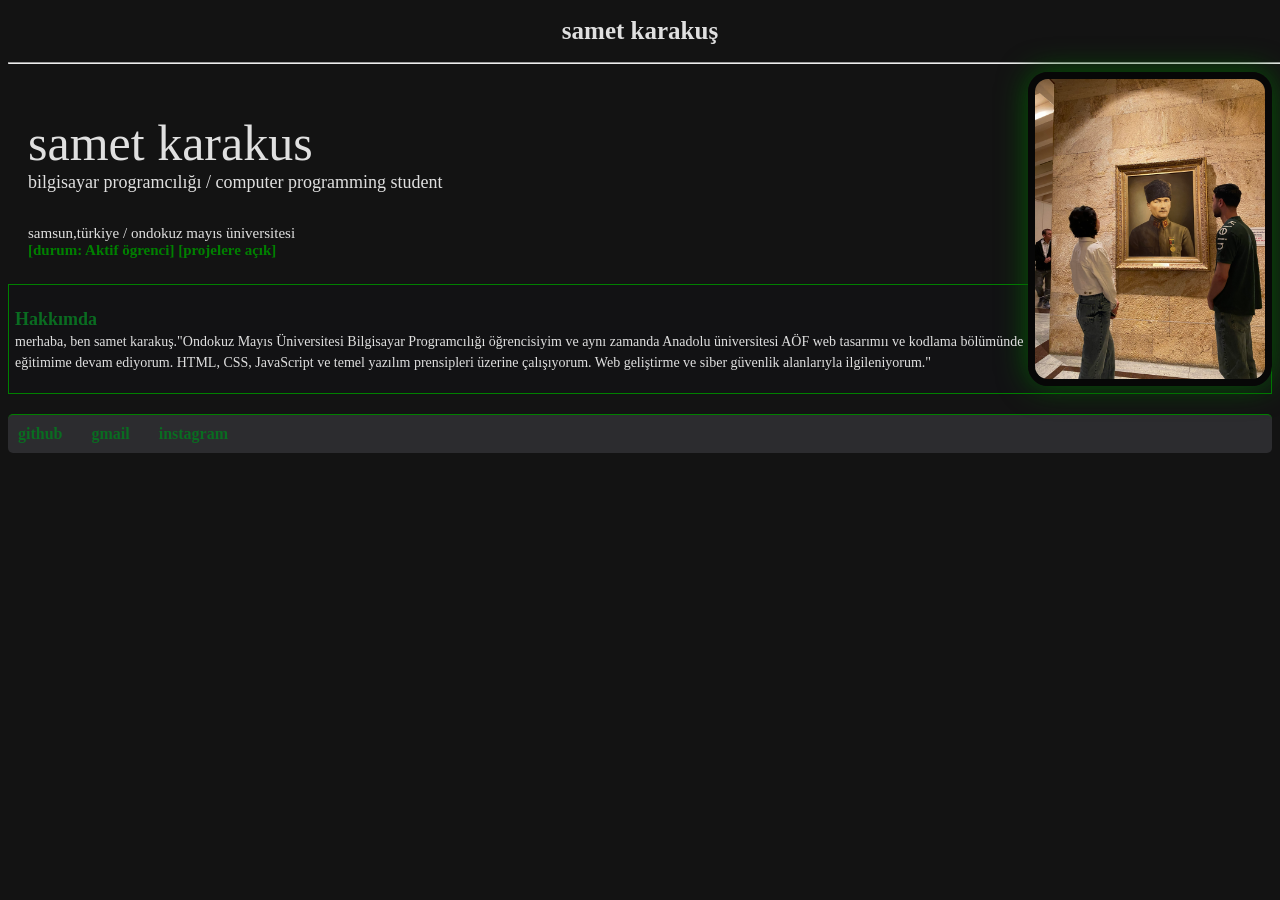
<file: index.html>
<!DOCTYPE html>
<html>

<head>
	<meta name="viewport" content="width=device-width, initial-scale=1.0">
	<title>SAMETK</title>
	<style>
		body {
			background-color: #131313;
			color: #e0e0e0;
		}

		img {
			border: 7px solid rgb(7, 7, 7);
			float: right;
			border-radius: 20px;
			box-shadow: 0px 0px 30px #045704;
			transition: all 0.3s ease
		}

		.s {
			font-size: 50px;
			text-align: left;
			padding-left: 20px;
			margin-bottom: -18px;
		}

		.d {
			font-size: 18px;
			text-align: left;
			padding-left: 20px;
			margin-bottom: 32px;
		}

		h1 {
			font-size: 25px;
			text-align: center;
		}

		.kutu {
			background-color: rgb(130, 135, 130);
			padding: 15px;
		}

		.f {
			font-size: 15px;
			padding-left: 20px;
			margin-bottom: 0px;
		}

		.status,
		.projects {
			color: #008000;
			font-weight: bold;
		}

		.kutu {
			background-color: #121214;
			padding: 6px;
			margin-top: 25px;
			border: 1px solid #008000;
		}

		.hakkımda {
			font-size: 18px;
			font-weight: bold;
			margin-bottom: -8px;
			color: #0a6c21;
		}

		.metin {
			font-size: 14px;
			margin-top: 9px;
			line-height: 1.5;
		}

		.iletişim {
			margin-top: 20px;
			border-top: 1px solid #008000;
			border-radius: 5px;
			background-color: #2c2c2f;
			padding: 10px;
		}

		.iletişim a {
			color: #0a6c21;
			text-decoration: none;
			margin-right: 25px;
			font-weight: bold;
		}

		.iletişim a:hover {
			text-decoration: underline;
		}

		img:hover {
			transform: scale(1.1);
		}
	</style>

</head>

<body>
	<h1>samet karakuş</h1>
	<hr width="2000" align="center">
	<img src="resim.jpg" alt="resim" width="230" height="300">

	<p class="s">samet karakus</p>
	<p class="d">bilgisayar programcılığı / computer programming student</p>
	<p class="f">samsun,türkiye / ondokuz mayıs üniversitesi &nbsp;&nbsp;<br>
		<span class="status">[durum: Aktif ögrenci]</span>
		<span class="projects">[projelere açık]</span>
	<div class="kutu">
		<p class="hakkımda">Hakkımda</p>
		<p class="metin">merhaba, ben samet karakuş."Ondokuz Mayıs Üniversitesi Bilgisayar Programcılığı öğrencisiyim ve aynı zamanda Anadolu üniversitesi AÖF web tasarımıı ve kodlama bölümünde eğitimime devam ediyorum.	
			HTML, CSS, JavaScript ve temel yazılım prensipleri üzerine çalışıyorum. Web geliştirme ve siber güvenlik
			alanlarıyla ilgileniyorum."</p>
	</div>
	<div class="iletişim">
		<a href="https://github.com/sametkrakus" target="_blank">github</a>
		<a href="mailto:karakussamet582@gmail.com" target="_blank">gmail</a>
		<a href="https://instagram.com/sametkrakus0" target="_blank">instagram</a>
	</div>
</body>

</html>
</file>
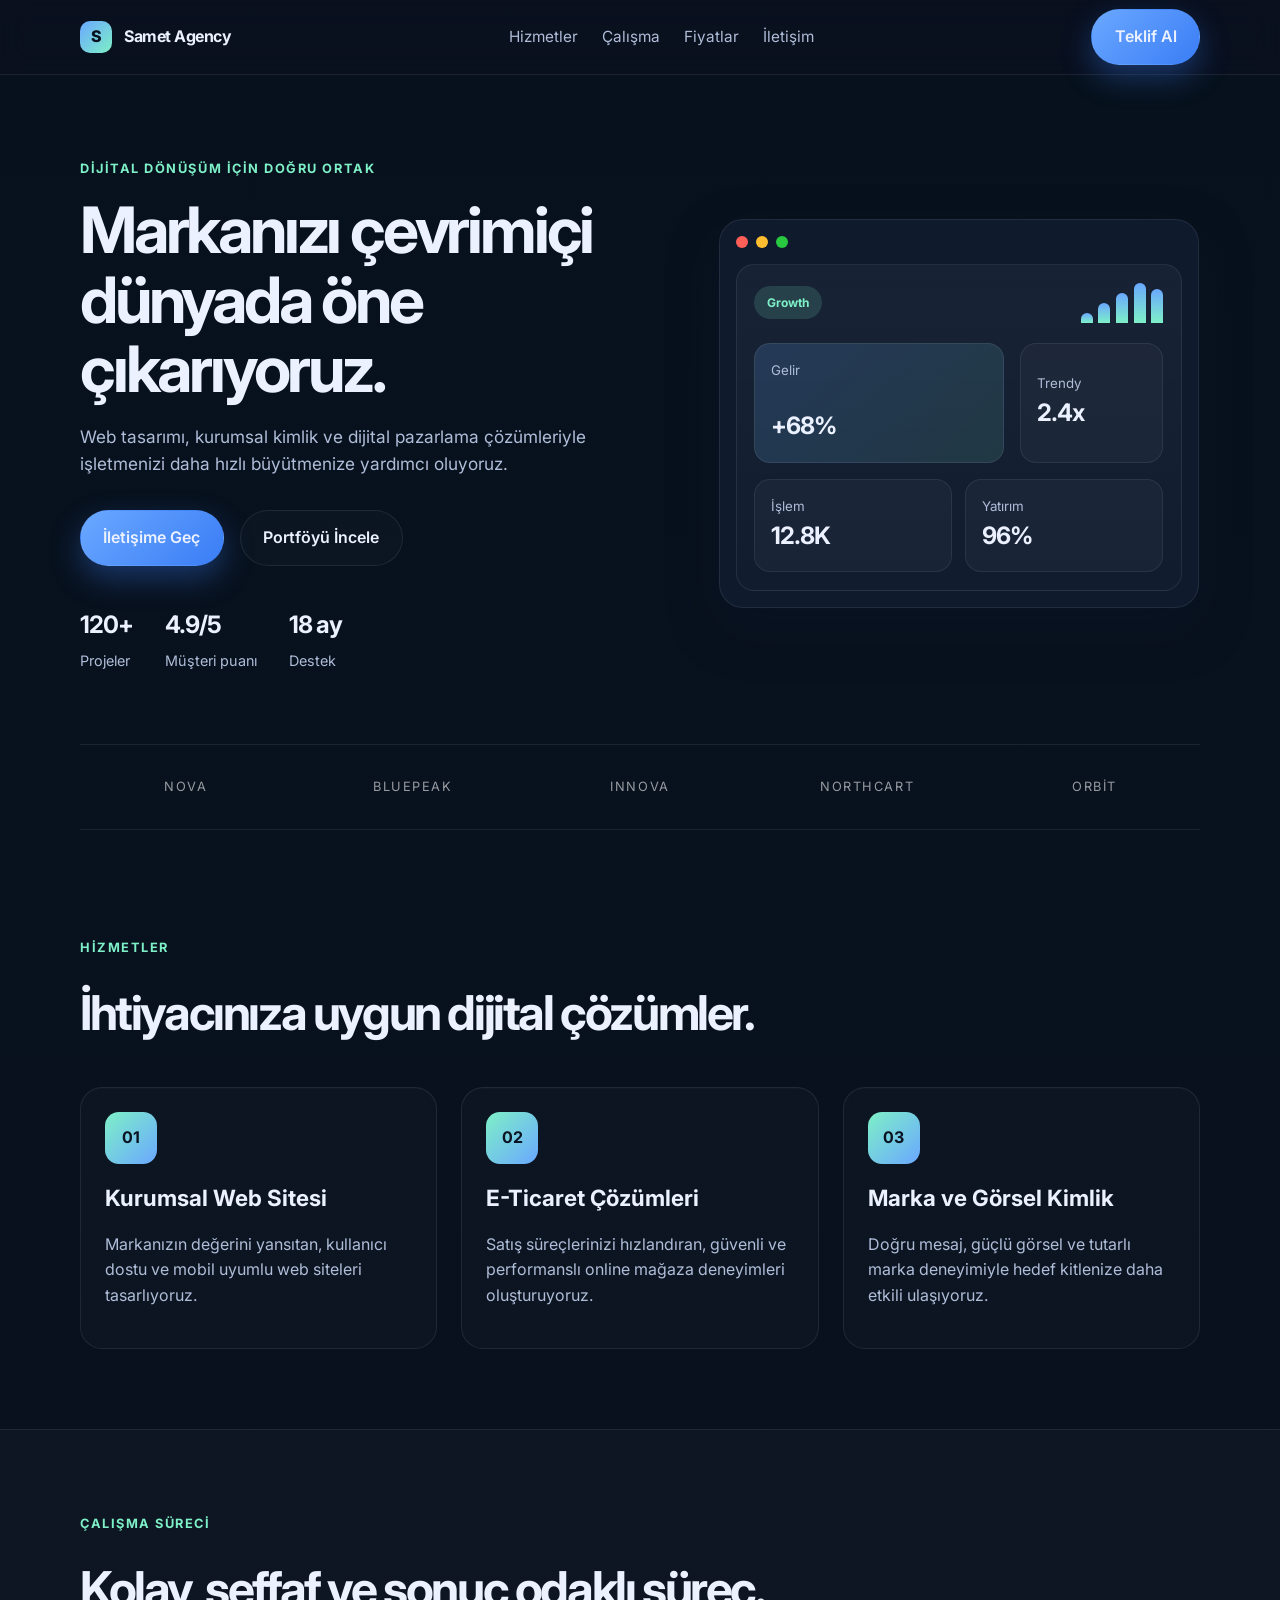
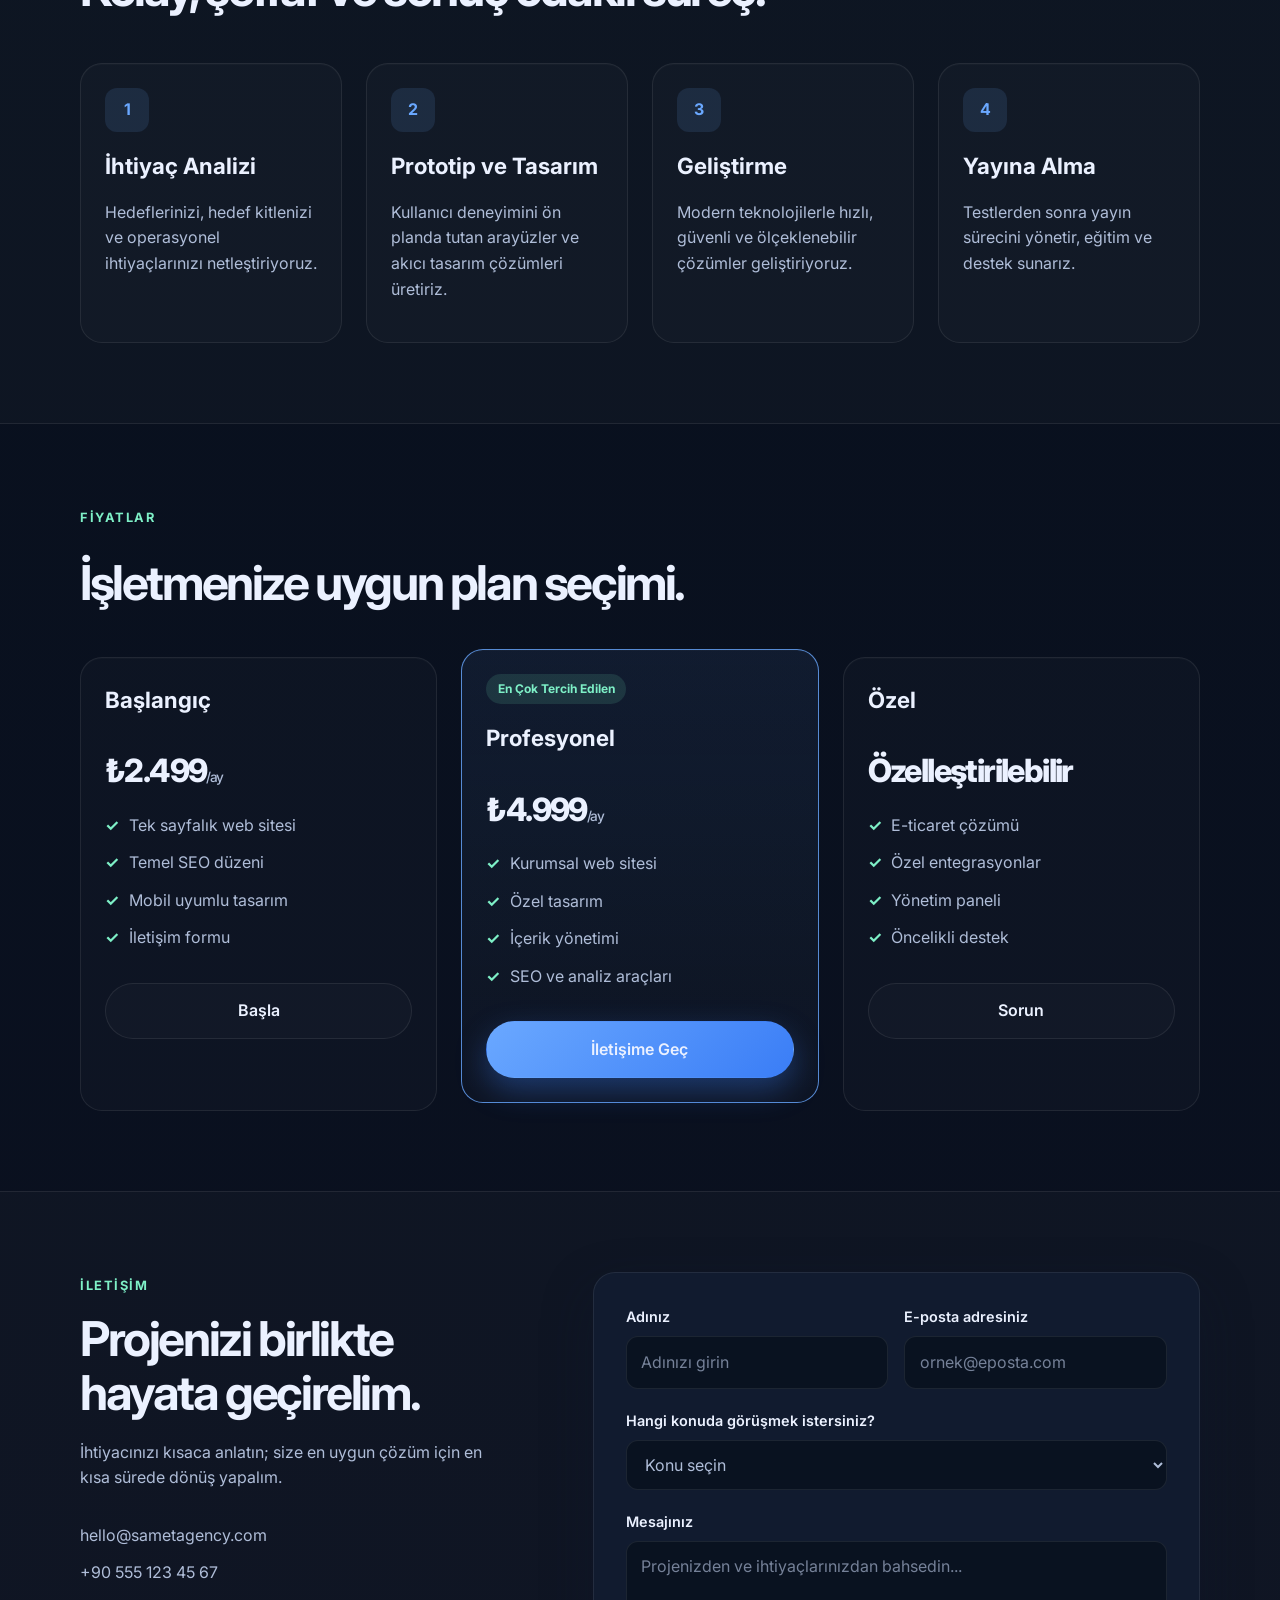
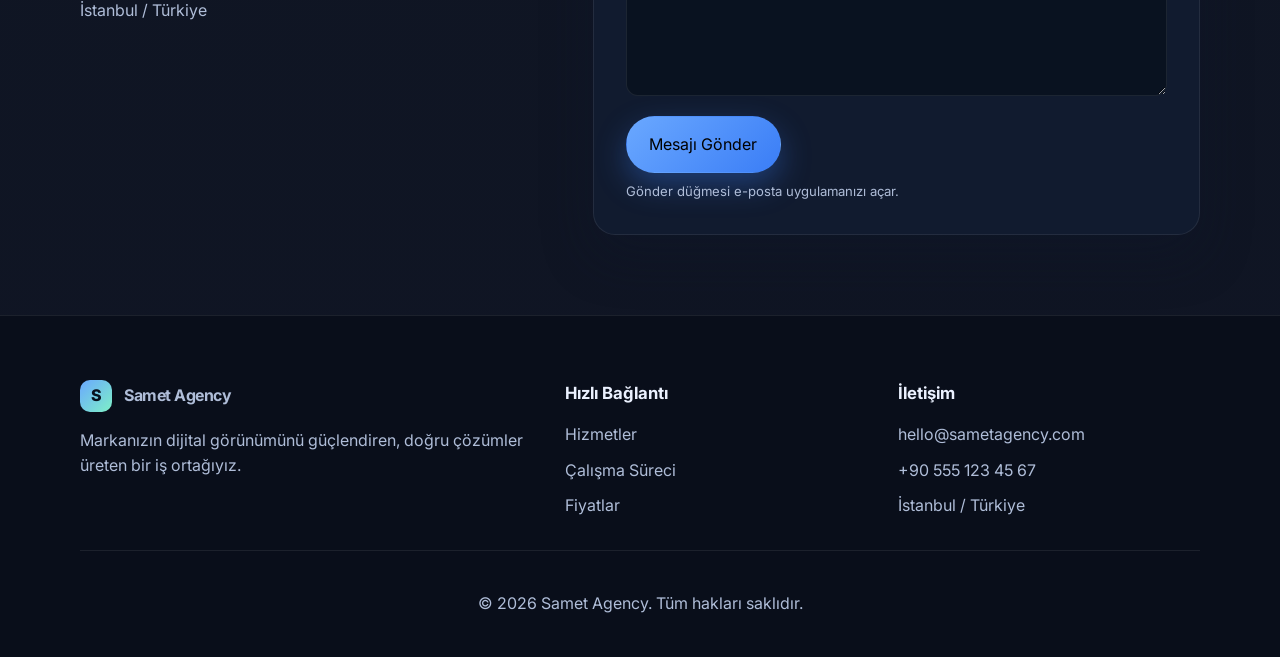
<file: web/index.html>
<!DOCTYPE html>
<html lang="tr">
  <head>
    <meta charset="UTF-8" />
    <meta name="viewport" content="width=device-width, initial-scale=1.0" />
    <meta
      name="description"
      content="Modern ve etkili dijital çözümler sunan Samet Agency web sitesi."
    />
    <title>Samet Agency | Dijital Çözüm Ortakları</title>
    <link rel="preconnect" href="https://fonts.googleapis.com" />
    <link rel="preconnect" href="https://fonts.gstatic.com" crossorigin />
    <link
      href="https://fonts.googleapis.com/css2?family=Inter:wght@400;500;600;700;800&display=swap"
      rel="stylesheet"
    />
    <link rel="stylesheet" href="style.css" />
    <link rel="stylesheet" href="iletisim.css" />
  </head>
  <body>
    <header class="site-header">
      <div class="container nav-wrap">
        <a href="#anasayfa" class="brand" aria-label="Samet Agency ana sayfa">
          <span class="brand-mark">S</span>
          <span>Samet Agency</span>
        </a>

        <nav class="main-nav" aria-label="Ana menü">
          <a href="#hizmetler">Hizmetler</a>
          <a href="#calisma">Çalışma</a>
          <a href="#fiyatlar">Fiyatlar</a>
          <a href="#iletisim">İletişim</a>
        </nav>

        <a href="#iletisim" class="button button-primary">Teklif Al</a>
      </div>
    </header>

    <main id="anasayfa">
      <section class="hero">
        <div class="container hero-grid">
          <div class="hero-copy">
            <span class="eyebrow">Dijital dönüşüm için doğru ortak</span>
            <h1>Markanızı çevrimiçi dünyada öne çıkarıyoruz.</h1>
            <p>
              Web tasarımı, kurumsal kimlik ve dijital pazarlama çözümleriyle
              işletmenizi daha hızlı büyütmenize yardımcı oluyoruz.
            </p>
            <div class="hero-actions">
              <a href="#iletisim" class="button button-primary">İletişime Geç</a>
              <a href="#calisma" class="button button-secondary">Portföyü İncele</a>
            </div>
            <ul class="hero-metrics" aria-label="Başarı ölçümleri">
              <li><strong>120+</strong><span>Projeler</span></li>
              <li><strong>4.9/5</strong><span>Müşteri puanı</span></li>
              <li><strong>18 ay</strong><span>Destek</span></li>
            </ul>
          </div>

          <div class="hero-visual" aria-label="Web tasarım sekmesi görseli">
            <div class="device-window">
              <div class="window-bar">
                <span></span><span></span><span></span>
              </div>
              <div class="window-body">
                <div class="window-header-row">
                  <div class="badge">Growth</div>
                  <div class="mini-chart">
                    <span></span><span></span><span></span><span></span><span></span>
                  </div>
                </div>
                <div class="chart-panel">
                  <div class="chart-card large">
                    <small>Gelir</small>
                    <strong>+68%</strong>
                  </div>
                  <div class="chart-card small">
                    <small>Trendy</small>
                    <strong>2.4x</strong>
                  </div>
                </div>
                <div class="stats-row">
                  <div>
                    <small>İşlem</small>
                    <strong>12.8K</strong>
                  </div>
                  <div>
                    <small>Yatırım</small>
                    <strong>96%</strong>
                  </div>
                </div>
              </div>
            </div>
          </div>
        </div>
      </section>

      <section class="partners">
        <div class="container partners-row" aria-label="İş birlikleri">
          <span>Nova</span>
          <span>BluePeak</span>
          <span>Innova</span>
          <span>NorthCart</span>
          <span>Orbit</span>
        </div>
      </section>

      <section id="hizmetler" class="section">
        <div class="container">
          <div class="section-heading">
            <span class="eyebrow">Hizmetler</span>
            <h2>İhtiyacınıza uygun dijital çözümler.</h2>
          </div>

          <div class="card-grid three-col">
            <article class="info-card">
              <div class="icon-box">01</div>
              <h3>Kurumsal Web Sitesi</h3>
              <p>
                Markanızın değerini yansıtan, kullanıcı dostu ve mobil uyumlu
                web siteleri tasarlıyoruz.
              </p>
            </article>

            <article class="info-card">
              <div class="icon-box">02</div>
              <h3>E-Ticaret Çözümleri</h3>
              <p>
                Satış süreçlerinizi hızlandıran, güvenli ve performanslı online
                mağaza deneyimleri oluşturuyoruz.
              </p>
            </article>

            <article class="info-card">
              <div class="icon-box">03</div>
              <h3>Marka ve Görsel Kimlik</h3>
              <p>
                Doğru mesaj, güçlü görsel ve tutarlı marka deneyimiyle hedef
                kitlenize daha etkili ulaşıyoruz.
              </p>
            </article>
          </div>
        </div>
      </section>

      <section id="calisma" class="section alt-bg">
        <div class="container">
          <div class="section-heading">
            <span class="eyebrow">Çalışma Süreci</span>
            <h2>Kolay, şeffaf ve sonuç odaklı süreç.</h2>
          </div>

          <div class="process-grid">
            <div class="process-item">
              <span>1</span>
              <h3>İhtiyaç Analizi</h3>
              <p>Hedeflerinizi, hedef kitlenizi ve operasyonel ihtiyaçlarınızı netleştiriyoruz.</p>
            </div>
            <div class="process-item">
              <span>2</span>
              <h3>Prototip ve Tasarım</h3>
              <p>Kullanıcı deneyimini ön planda tutan arayüzler ve akıcı tasarım çözümleri üretiriz.</p>
            </div>
            <div class="process-item">
              <span>3</span>
              <h3>Geliştirme</h3>
              <p>Modern teknolojilerle hızlı, güvenli ve ölçeklenebilir çözümler geliştiriyoruz.</p>
            </div>
            <div class="process-item">
              <span>4</span>
              <h3>Yayına Alma</h3>
              <p>Testlerden sonra yayın sürecini yönetir, eğitim ve destek sunarız.</p>
            </div>
          </div>
        </div>
      </section>

      <section id="fiyatlar" class="section">
        <div class="container">
          <div class="section-heading">
            <span class="eyebrow">Fiyatlar</span>
            <h2>İşletmenize uygun plan seçimi.</h2>
          </div>

          <div class="pricing-grid">
            <article class="price-card">
              <h3>Başlangıç</h3>
              <div class="price">₺2.499<span>/ay</span></div>
              <ul>
                <li>Tek sayfalık web sitesi</li>
                <li>Temel SEO düzeni</li>
                <li>Mobil uyumlu tasarım</li>
                <li>İletişim formu</li>
              </ul>
              <a href="#iletisim" class="button button-secondary">Başla</a>
            </article>

            <article class="price-card featured">
              <div class="popular">En Çok Tercih Edilen</div>
              <h3>Profesyonel</h3>
              <div class="price">₺4.999<span>/ay</span></div>
              <ul>
                <li>Kurumsal web sitesi</li>
                <li>Özel tasarım</li>
                <li>İçerik yönetimi</li>
                <li>SEO ve analiz araçları</li>
              </ul>
              <a href="#iletisim" class="button button-primary">İletişime Geç</a>
            </article>

            <article class="price-card">
              <h3>Özel</h3>
              <div class="price">Özelleştirilebilir</div>
              <ul>
                <li>E-ticaret çözümü</li>
                <li>Özel entegrasyonlar</li>
                <li>Yönetim paneli</li>
                <li>Öncelikli destek</li>
              </ul>
              <a href="#iletisim" class="button button-secondary">Sorun</a>
            </article>
          </div>
        </div>
      </section>

      <section id="iletisim" class="contact-section">
        <div class="container contact-layout">
          <div class="contact-copy">
            <span class="eyebrow">İletişim</span>
            <h2>Projenizi birlikte hayata geçirelim.</h2>
            <p>
              İhtiyacınızı kısaca anlatın; size en uygun çözüm için en kısa
              sürede dönüş yapalım.
            </p>
            <div class="contact-details">
              <a href="mailto:hello@sametagency.com">hello@sametagency.com</a>
              <a href="tel:+905551234567">+90 555 123 45 67</a>
              <span>İstanbul / Türkiye</span>
            </div>
          </div>

          <form
            class="contact-form"
            action="mailto:hello@sametagency.com"
            method="post"
            enctype="text/plain"
          >
            <div class="form-row">
              <div class="form-field">
                <label for="contact-name">Adınız</label>
                <input
                  id="contact-name"
                  name="Ad"
                  type="text"
                  autocomplete="name"
                  placeholder="Adınızı girin"
                  required
                />
              </div>
              <div class="form-field">
                <label for="contact-email">E-posta adresiniz</label>
                <input
                  id="contact-email"
                  name="E-posta"
                  type="email"
                  autocomplete="email"
                  placeholder="ornek@eposta.com"
                  required
                />
              </div>
            </div>

            <div class="form-field">
              <label for="contact-subject">Hangi konuda görüşmek istersiniz?</label>
              <select id="contact-subject" name="Konu" required>
                <option value="" disabled selected>Konu seçin</option>
                <option value="Kurumsal web sitesi">Kurumsal web sitesi</option>
                <option value="E-ticaret">E-ticaret</option>
                <option value="Marka ve görsel kimlik">Marka ve görsel kimlik</option>
                <option value="Diğer">Diğer</option>
              </select>
            </div>

            <div class="form-field">
              <label for="contact-message">Mesajınız</label>
              <textarea
                id="contact-message"
                name="Mesaj"
                rows="5"
                placeholder="Projenizden ve ihtiyaçlarınızdan bahsedin..."
                required
              ></textarea>
            </div>

            <button class="button button-primary contact-submit" type="submit">
              Mesajı Gönder
            </button>
            <p class="form-note">Gönder düğmesi e-posta uygulamanızı açar.</p>
          </form>
        </div>
      </section>
    </main>

    <footer class="site-footer">
      <div class="container footer-grid">
        <div>
          <a href="#anasayfa" class="brand">
            <span class="brand-mark">S</span>
            <span>Samet Agency</span>
          </a>
          <p>
            Markanızın dijital görünümünü güçlendiren, doğru çözümler üreten bir iş ortağıyız.
          </p>
        </div>

        <div>
          <h3>Hızlı Bağlantı</h3>
          <ul>
            <li><a href="#hizmetler">Hizmetler</a></li>
            <li><a href="#calisma">Çalışma Süreci</a></li>
            <li><a href="#fiyatlar">Fiyatlar</a></li>
          </ul>
        </div>

        <div>
          <h3>İletişim</h3>
          <ul>
            <li><a href="mailto:hello@sametagency.com">hello@sametagency.com</a></li>
            <li><a href="tel:+905551234567">+90 555 123 45 67</a></li>
            <li>İstanbul / Türkiye</li>
          </ul>
        </div>
      </div>

      <div class="container footer-bottom">
        <p>© <span id="year"></span> Samet Agency. Tüm hakları saklıdır.</p>
      </div>
    </footer>

    <script src="script.js"></script>
  </body>
</html>
</file>
<file: web/style.css>
:root {
  --bg: #0b1020;
  --bg-soft: #111a2d;
  --panel: #121d32;
  --panel-strong: #1c51ba;
  --text: #ebf1ff;
  --muted: #afbdd8;
  --primary: #6aa8ff;
  --primary-strong: #3a7df6;
  --accent: #7ef0c7;
  --border: rgba(255, 255, 255, 0.08);
  --shadow: 0 20px 50px rgba(15, 23, 42, 0.35);
}

* {
  box-sizing: border-box;
}

html {
  scroll-behavior: smooth;
}

body {
  margin: 0;
  font-family: "Inter", sans-serif;
  background: linear-gradient(180deg, #07111d 0%, #0b1020 100%);
  color: var(--text);
  line-height: 1.6;
}

img {
  max-width: 100%;
  display: block;
}

a {
  color: inherit;
  text-decoration: none;
}

ul {
  list-style: none;
  margin: 0;
  padding: 0;
}

.container {
  width: min(1120px, calc(100% - 2rem));
  margin: 0 auto;
}

.site-header {
  position: sticky;
  top: 0;
  z-index: 10;
  backdrop-filter: blur(14px);
  background: rgba(11, 16, 32, 0.7);
  border-bottom: 1px solid var(--border);
}

.nav-wrap {
  display: flex;
  align-items: center;
  justify-content: space-between;
  min-height: 74px;
  gap: 1.5rem;
}

.brand {
  display: inline-flex;
  align-items: center;
  gap: 0.75rem;
  font-weight: 700;
  letter-spacing: -0.03em;
}

.brand-mark {
  display: inline-flex;
  align-items: center;
  justify-content: center;
  width: 32px;
  height: 32px;
  border-radius: 10px;
  background: linear-gradient(135deg, var(--primary), var(--accent));
  color: #08111d;
  font-weight: 800;
}

.main-nav {
  display: flex;
  align-items: center;
  gap: 1.5rem;
  color: var(--muted);
  font-size: 0.96rem;
}

.main-nav a:hover,
.main-nav a:focus-visible {
  color: var(--text);
}

.button {
  display: inline-flex;
  align-items: center;
  justify-content: center;
  border-radius: 999px;
  padding: 0.9rem 1.4rem;
  border: 1px solid transparent;
  font-weight: 600;
  transition: transform 0.2s ease, box-shadow 0.2s ease;
}

.button:hover,
.button:focus-visible {
  transform: translateY(-1px);
}

.button-primary {
  background: linear-gradient(135deg, var(--primary), var(--primary-strong));
  box-shadow: 0 12px 30px rgba(58, 125, 246, 0.35);
}

.button-secondary {
  background: rgba(255, 255, 255, 0.02);
  border-color: var(--border);
}

.hero {
  padding: 5rem 0 4rem;
}

.hero-grid {
  display: grid;
  grid-template-columns: 1.1fr 0.9fr;
  align-items: center;
  gap: 3rem;
}

.eyebrow {
  display: inline-block;
  font-size: 0.8rem;
  letter-spacing: 0.12em;
  text-transform: uppercase;
  color: var(--accent);
  font-weight: 700;
  margin-bottom: 1rem;
}

.hero-copy h1 {
  margin: 0;
  font-size: clamp(2.5rem, 5vw, 4.5rem);
  line-height: 1.08;
  letter-spacing: -0.05em;
}

.hero-copy p {
  color: var(--muted);
  font-size: 1.08rem;
  max-width: 560px;
  margin: 1.25rem 0 2rem;
}

.hero-actions {
  display: flex;
  flex-wrap: wrap;
  gap: 1rem;
  margin-bottom: 2rem;
}

.hero-metrics {
  display: flex;
  flex-wrap: wrap;
  gap: 2rem;
  padding-top: 0.5rem;
}

.hero-metrics li {
  display: flex;
  flex-direction: column;
  gap: 0.25rem;
}

.hero-metrics strong {
  font-size: 1.5rem;
  letter-spacing: -0.04em;
}

.hero-metrics span {
  color: var(--muted);
  font-size: 0.9rem;
}

.hero-visual {
  display: flex;
  justify-content: center;
}

.device-window {
  position: relative;
  width: min(100%, 480px);
  border: 1px solid var(--border);
  background: rgba(18, 29, 50, 0.8);
  border-radius: 24px;
  box-shadow: var(--shadow);
  padding: 1rem;
}

.window-bar {
  display: flex;
  gap: 0.5rem;
  padding-bottom: 1rem;
}

.window-bar span {
  width: 12px;
  height: 12px;
  border-radius: 50%;
  display: inline-block;
}

.window-bar span:nth-child(1) { background: #ff5f57; }
.window-bar span:nth-child(2) { background: #ffbd2f; }
.window-bar span:nth-child(3) { background: #28c840; }

.window-body {
  background: linear-gradient(180deg, rgba(255,255,255,0.04), rgba(255,255,255,0.01));
  border-radius: 18px;
  padding: 1.1rem;
  border: 1px solid var(--border);
}

.window-header-row {
  display: flex;
  justify-content: space-between;
  align-items: center;
  gap: 1rem;
  margin-bottom: 1.25rem;
}

.badge {
  background: rgba(126, 240, 199, 0.15);
  color: var(--accent);
  padding: 0.45rem 0.8rem;
  border-radius: 999px;
  font-size: 0.75rem;
  font-weight: 700;
}

.mini-chart {
  display: flex;
  align-items: end;
  gap: 0.35rem;
  height: 40px;
}

.mini-chart span {
  display: block;
  width: 12px;
  border-radius: 999px 999px 0 0;
  background: linear-gradient(180deg, var(--primary), var(--accent));
}

.mini-chart span:nth-child(1) { height: 25%; }
.mini-chart span:nth-child(2) { height: 50%; }
.mini-chart span:nth-child(3) { height: 75%; }
.mini-chart span:nth-child(4) { height: 100%; }
.mini-chart span:nth-child(5) { height: 85%; }

.chart-panel {
  display: grid;
  grid-template-columns: 1.4fr 0.8fr;
  gap: 1rem;
  margin-bottom: 1rem;
}

.chart-card {
  background: rgba(255,255,255,0.03);
  border: 1px solid var(--border);
  border-radius: 16px;
  padding: 1rem;
}

.chart-card small,
.stats-row small {
  display: block;
  color: var(--muted);
}

.chart-card strong,
.stats-row strong {
  font-size: 1.5rem;
  letter-spacing: -0.05em;
}

.chart-card.large {
  min-height: 120px;
  display: flex;
  flex-direction: column;
  justify-content: space-between;
  background: linear-gradient(135deg, rgba(106,168,255,0.18), rgba(126,240,199,0.12));
}

.chart-card.small {
  display: flex;
  flex-direction: column;
  justify-content: center;
  min-height: 120px;
}

.stats-row {
  display: grid;
  grid-template-columns: repeat(2, minmax(0, 1fr));
  gap: 0.8rem;
}

.stats-row div {
  background: rgba(255,255,255,0.03);
  border-radius: 16px;
  padding: 1rem;
  border: 1px solid var(--border);
}

.partners {
  padding: 0.5rem 0 1.5rem;
}

.partners-row {
  display: grid;
  grid-template-columns: repeat(5, minmax(0, 1fr));
  gap: 1rem;
  color: rgba(255,255,255,0.58);
  text-transform: uppercase;
  letter-spacing: 0.12em;
  font-size: 0.8rem;
  text-align: center;
  padding: 2rem 0;
  border-top: 1px solid var(--border);
  border-bottom: 1px solid var(--border);
}

.section {
  padding: 5rem 0;
}

.alt-bg {
  background: rgba(255,255,255,0.02);
  border-top: 1px solid var(--border);
  border-bottom: 1px solid var(--border);
}

.section-heading {
  margin-bottom: 2.2rem;
}

.section-heading h2 {
  margin: 0;
  font-size: clamp(2rem, 4vw, 3rem);
  letter-spacing: -0.05em;
}

.card-grid {
  display: grid;
  gap: 1.5rem;
}

.three-col {
  grid-template-columns: repeat(3, minmax(0, 1fr));
}

.info-card,
.process-item,
.price-card {
  background: rgba(255,255,255,0.02);
  border: 1px solid var(--border);
  border-radius: 22px;
  padding: 1.5rem;
  box-shadow: inset 0 1px 0 rgba(255,255,255,0.02);
}

.icon-box {
  width: 52px;
  height: 52px;
  border-radius: 14px;
  display: grid;
  place-items: center;
  font-weight: 700;
  color: #091321;
  background: linear-gradient(135deg, var(--accent), var(--primary));
  margin-bottom: 1rem;
}

.info-card h3,
.process-item h3,
.price-card h3 {
  margin: 0 0 0.75rem;
  font-size: 1.4rem;
}

.info-card p,
.process-item p,
.price-card li,
.site-footer p,
.site-footer li,
.site-footer a {
  color: var(--muted);
}

.process-grid {
  display: grid;
  grid-template-columns: repeat(4, minmax(0, 1fr));
  gap: 1.5rem;
}

.process-item span {
  display: inline-flex;
  align-items: center;
  justify-content: center;
  width: 44px;
  height: 44px;
  border-radius: 12px;
  background: rgba(106,168,255,0.12);
  color: var(--primary);
  font-weight: 700;
  margin-bottom: 1rem;
}

.pricing-grid {
  display: grid;
  grid-template-columns: repeat(3, minmax(0, 1fr));
  gap: 1.5rem;
}

.price-card {
  display: flex;
  flex-direction: column;
  gap: 1rem;
}

.price-card.featured {
  border-color: rgba(106,168,255,0.8);
  background: linear-gradient(180deg, rgba(106,168,255,0.08), rgba(255,255,255,0.02));
  transform: translateY(-8px);
}

.popular {
  display: inline-flex;
  align-self: flex-start;
  padding: 0.35rem 0.7rem;
  border-radius: 999px;
  background: rgba(126,240,199,0.12);
  color: var(--accent);
  font-size: 0.75rem;
  font-weight: 700;
}

.price {
  font-size: 2rem;
  font-weight: 800;
  letter-spacing: -0.05em;
}

.price span {
  font-size: 0.85rem;
  color: var(--muted);
  font-weight: 500;
}

.price-card ul {
  display: grid;
  gap: 0.75rem;
  margin: 0 0 1rem;
}

.price-card li::before {
  content: "✓";
  color: var(--accent);
  margin-right: 0.6rem;
  font-weight: 700;
}

.site-footer {
  padding: 4rem 0 1.5rem;
  background: rgba(9, 14, 26, 0.9);
  border-top: 1px solid var(--border);
}

.footer-grid {
  display: grid;
  grid-template-columns: 1.5fr 1fr 1fr;
  gap: 2rem;
}

.site-footer h3 {
  margin-top: 0;
  margin-bottom: 1rem;
  font-size: 1.05rem;
}

.site-footer ul {
  display: grid;
  gap: 0.6rem;
}

.footer-bottom {
  padding-top: 1.5rem;
  margin-top: 2rem;
  border-top: 1px solid var(--border);
  color: var(--muted);
  text-align: center;
}

@media (max-width: 900px) {
  .hero-grid,
  .three-col,
  .process-grid,
  .pricing-grid,
  .footer-grid {
    grid-template-columns: 1fr;
  }

  .main-nav {
    display: none;
  }

  .hero {
    padding-top: 4rem;
  }
}

@media (max-width: 520px) {
  .nav-wrap {
    min-height: 64px;
  }

  .button {
    width: 100%;
  }

  .hero-actions {
    flex-direction: column;
  }

  .partners-row {
    grid-template-columns: repeat(2, minmax(0, 1fr));
  }
}
</file>
<file: web/iletisim.css>
.contact-section {
  padding: 5rem 0;
  background: rgba(255, 255, 255, 0.02);
  border-top: 1px solid var(--border);
}

.contact-layout {
  display: grid;
  grid-template-columns: 0.85fr 1.15fr;
  align-items: start;
  gap: 4rem;
}

.contact-copy h2 {
  margin: 0;
  font-size: clamp(2rem, 4vw, 3rem);
  line-height: 1.12;
  letter-spacing: -0.05em;
}

.contact-copy > p {
  max-width: 420px;
  margin: 1.25rem 0 2rem;
  color: var(--muted);
}

.contact-details {
  display: grid;
  justify-items: start;
  gap: 0.75rem;
  color: var(--muted);
}

.contact-details a:hover,
.contact-details a:focus-visible {
  color: var(--accent);
}

.contact-form {
  display: grid;
  gap: 1.25rem;
  padding: 2rem;
  background: rgba(18, 29, 50, 0.8);
  border: 1px solid var(--border);
  border-radius: 22px;
  box-shadow: var(--shadow);
}

.form-row {
  display: grid;
  grid-template-columns: repeat(2, minmax(0, 1fr));
  gap: 1rem;
}

.form-field {
  display: grid;
  gap: 0.5rem;
}

.form-field label {
  font-size: 0.9rem;
  font-weight: 600;
}

.form-field input,
.form-field select,
.form-field textarea {
  width: 100%;
  min-height: 48px;
  padding: 0.8rem 0.9rem;
  border: 1px solid var(--border);
  border-radius: 12px;
  background: rgba(7, 17, 29, 0.75);
  color: var(--text);
  font: inherit;
}

.form-field textarea {
  min-height: 140px;
  resize: vertical;
}

.form-field input::placeholder,
.form-field textarea::placeholder {
  color: rgba(175, 189, 216, 0.65);
}

.form-field input:focus-visible,
.form-field select:focus-visible,
.form-field textarea:focus-visible {
  outline: 2px solid var(--primary);
  outline-offset: 2px;
}

.form-field select:invalid {
  color: var(--muted);
}

.form-field option {
  color: var(--text);
  background: var(--panel);
}

.contact-submit {
  justify-self: start;
  cursor: pointer;
  font: inherit;
}

.form-note {
  margin: -0.75rem 0 0;
  color: var(--muted);
  font-size: 0.82rem;
}

@media (max-width: 900px) {
  .contact-layout {
    grid-template-columns: 1fr;
    gap: 2rem;
  }
}

@media (max-width: 520px) {
  .form-row {
    grid-template-columns: 1fr;
  }

  .contact-form {
    padding: 1.25rem;
  }

  .contact-submit {
    width: 100%;
  }
}
</file>
